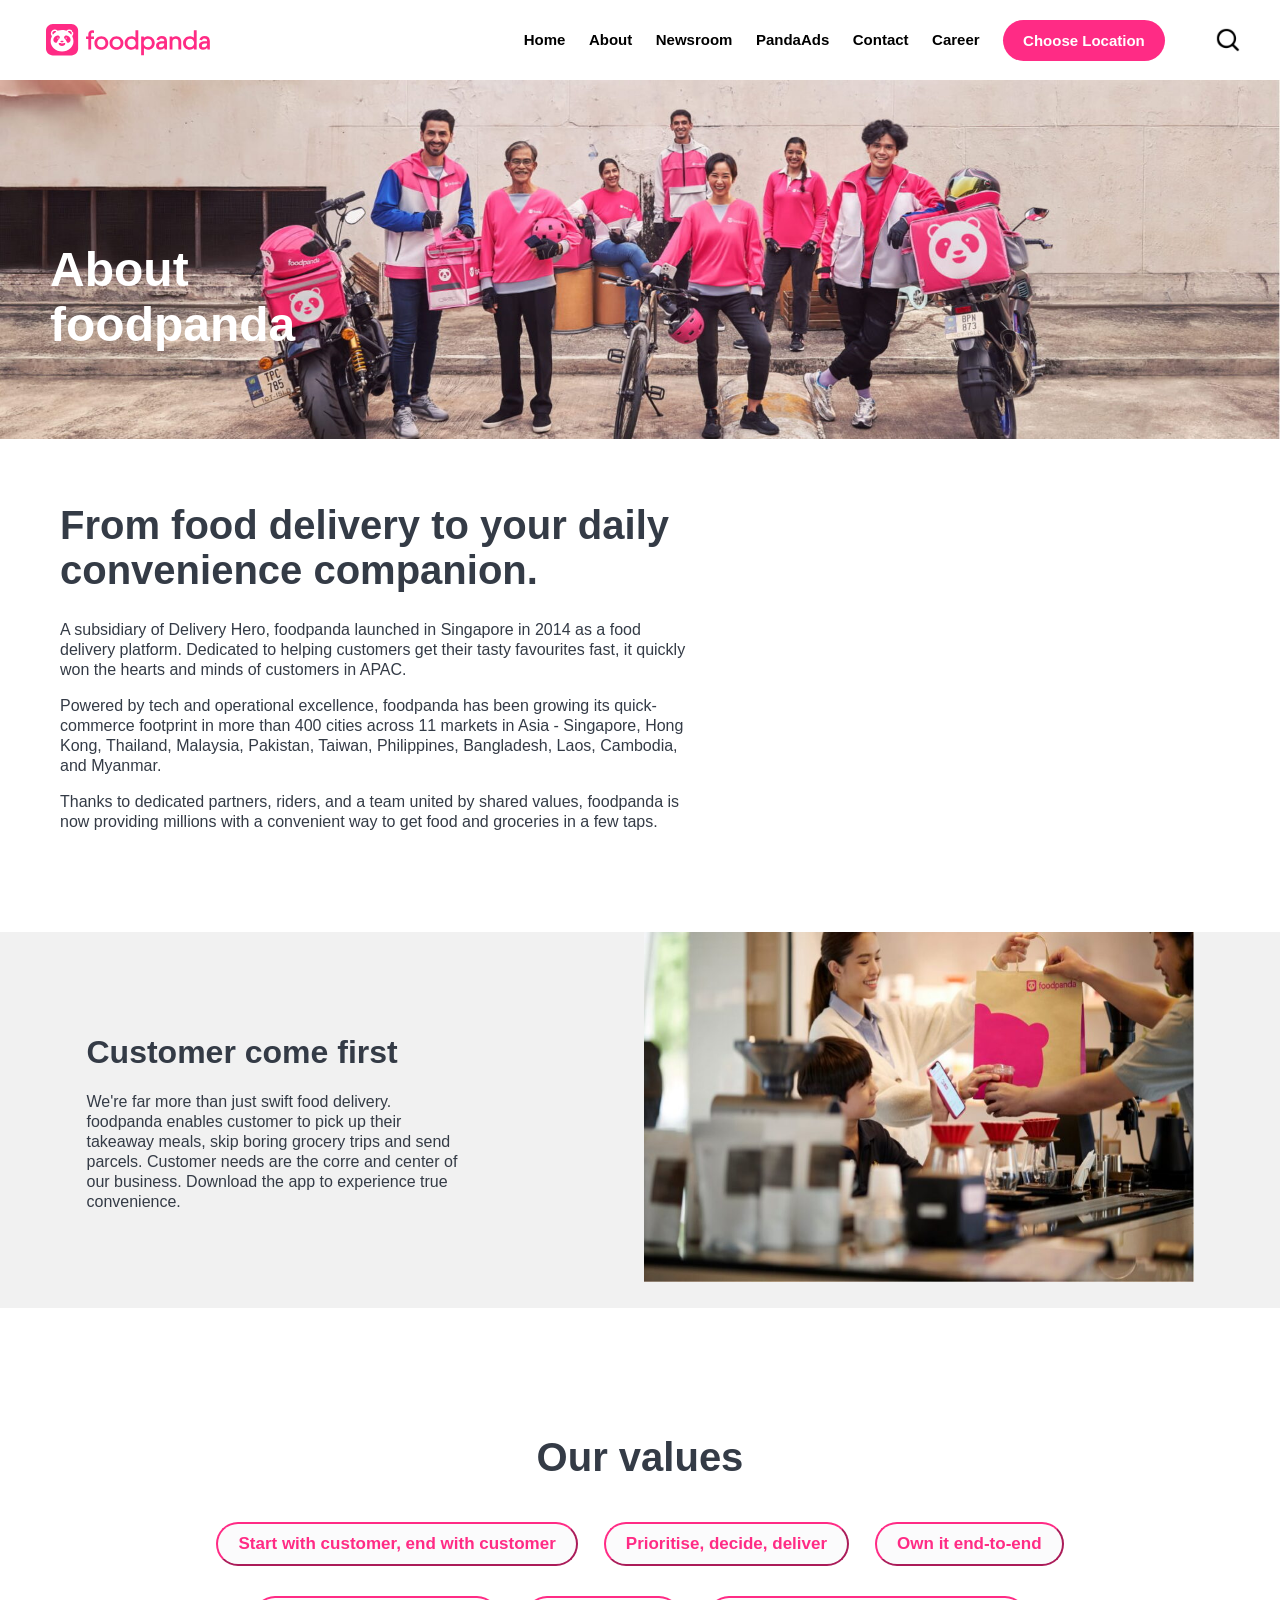
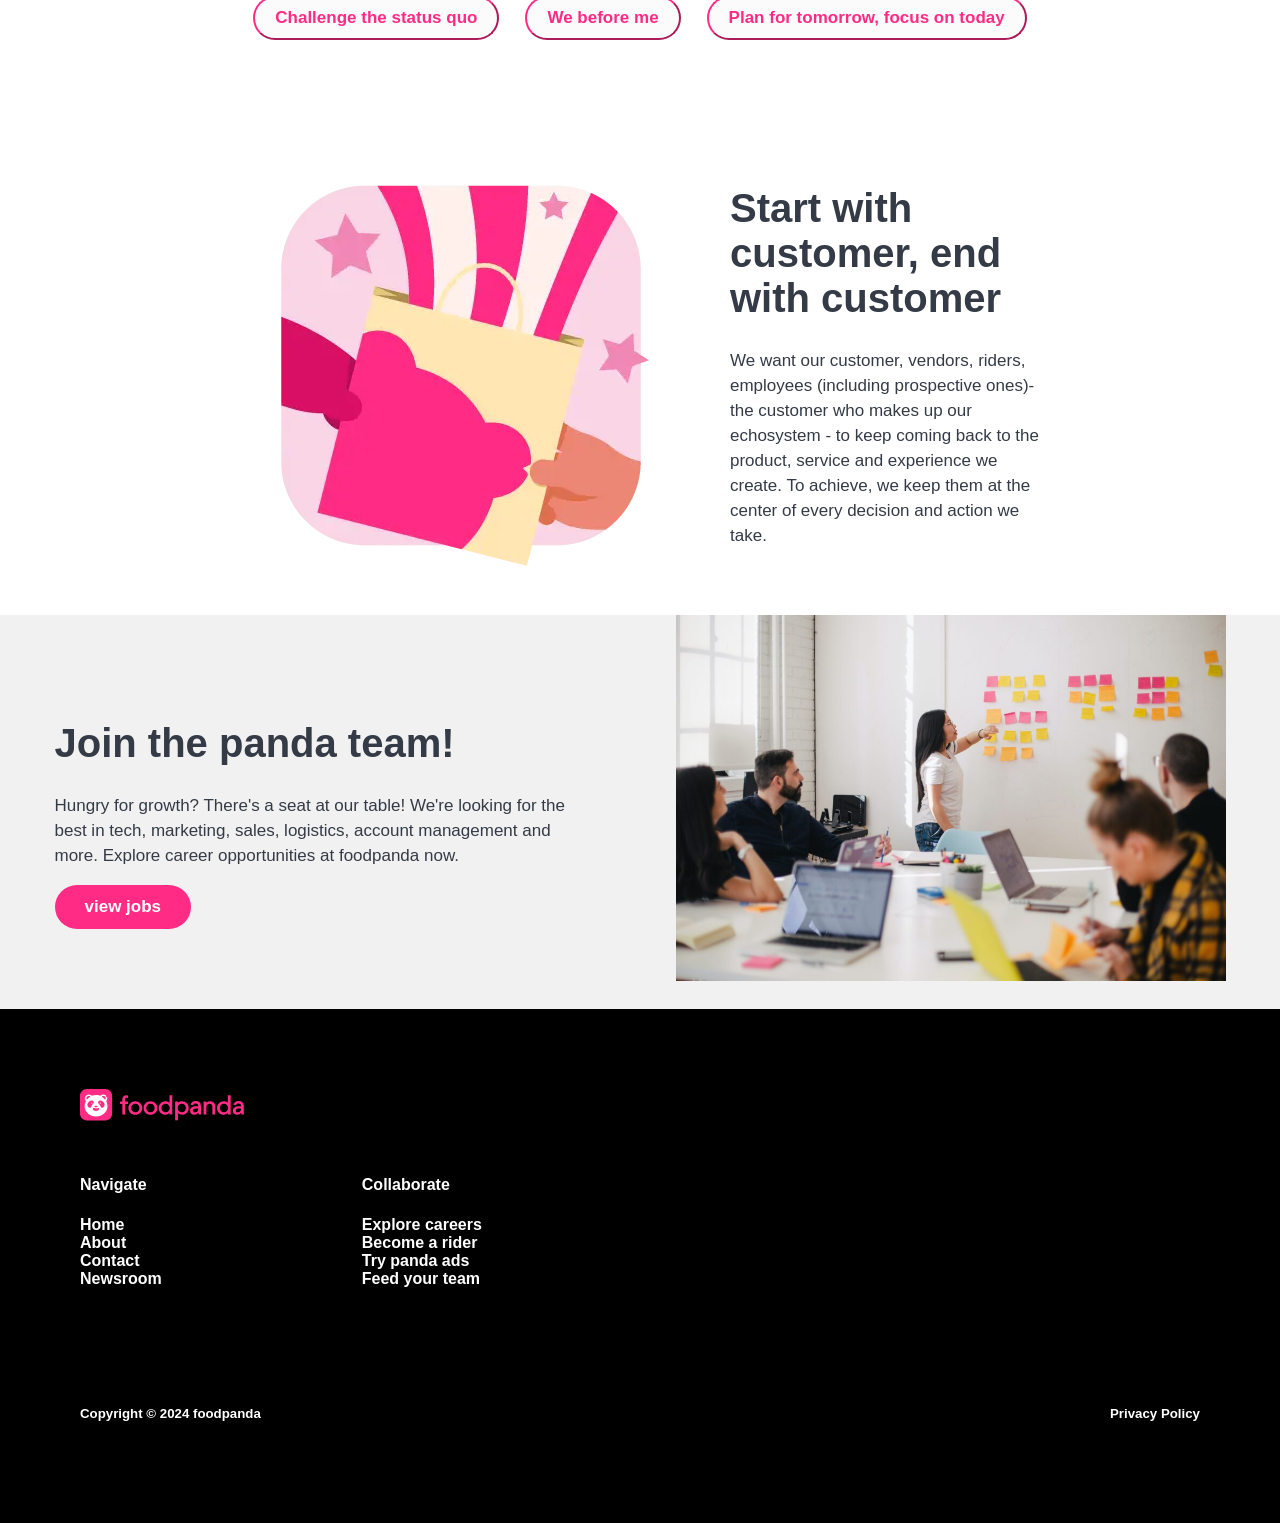
<file: Food Panda/index.html>
<!DOCTYPE html>
<html lang="en">

<head>
    <meta charset="UTF-8">
    <meta name="viewport" content="width=device-width, initial-scale=1.0">
    <title>About |foodpanda |food and more, delivered</title>
    <link rel="stylesheet" href="./style.css">
</head>

<body>
    <div class="navbar">
        <div class="logo">
            <img src="./img/foodpanda_logo_2023.svg" alt="Logo">
        </div>

        <div class="menu-bar">
            <p><a>Home</a></p>
            <p><a>About</a></p>
            <p><a>Newsroom</a></p>
            <p><a>PandaAds</a></p>
            <p><a>Contact</a></p>
            <p><a>Career</a></p>

            <div class="loc-search">
                <button>Choose Location</button>
            </div>
            <img src="./img/searchicon.jpg" alt="search" height="80px">
        </div>
    </div>
    </div>

    <div class="about-head">
        <div class="about-head-img">
            <img src="./img/about-foodpanda-1920x539.jpeg" alt="About Foodpanda" width="100%">
        </div>
        <div class="about-head-text">
            <h1>About <br>foodpanda</h1>
        </div>
    </div>

    <div class="main-content">
        <div class="main-content-text-head">
            <h1>From food delivery to your daily convenience companion.</h1>
        </div>
        <div class="main-content-text-paragraph">
            <p>A subsidiary of Delivery Hero, foodpanda launched in Singapore in 2014 as a food delivery platform.
                Dedicated to helping customers get their tasty favourites fast, it quickly won the hearts and minds of
                customers in APAC.</p>
            <p>Powered by tech and operational excellence, foodpanda has been growing its quick-commerce footprint in
                more than 400 cities across 11 markets in Asia - Singapore, Hong Kong, Thailand, Malaysia, Pakistan,
                Taiwan, Philippines, Bangladesh, Laos, Cambodia, and Myanmar.</p>
            <p>Thanks to dedicated partners, riders, and a team united by shared values, foodpanda is now providing
                millions with a convenient way to get food and groceries in a few taps.</p>
        </div>
    </div>

    <div class="customer-page">
        <div class="slide-one">
            <div class="customer-page-text">
                <h1>Customer come first</h1>
                <div class="customer-page-text-content">
                    <p>We're far more than just swift food delivery. foodpanda enables customer to pick up their
                        takeaway meals, skip boring grocery trips and send parcels. Customer needs are the corre and
                        center of our business. Download the app to experience true convenience.</p>
                </div>
            </div>
            <div class="customer-page-img">
                <img src="img/fp-about-2-900x506.jpg" height="350px" width="550px">
            </div>
        </div>

    </div>

    <div class="button-values">
        <div class="button-heading">
            <h1>Our values</h1>
        </div>
        <div class="button-list">
            <div class="button-list-one">
                <button>Start with customer, end with customer</button>
                <button>Prioritise, decide, deliver</button>
                <button>Own it end-to-end</button>
            </div>
            <div class="button-list-two">
                <button>Challenge the status quo</button>
                <button>We before me</button>
                <button>Plan for tomorrow, focus on today</button>
            </div>
        </div>
    </div>
    <div class="sub-content">
        <div class="sub-content-img">
            <img src="./img/01_start-with-customer-end-with-customer_500x500 (1).webp" alt="img">
        </div>
        <div class="sub-content-text">
            <h1>Start with customer, end with customer</h1>
            <p>We want our customer, vendors, riders, employees (including prospective ones)- the customer who makes up
                our echosystem - to keep coming back to the product, service and experience we create. To achieve, we
                keep them at the center of every decision and action we take.</p>
        </div>
    </div>
    </div>
    <div class="job-slide">
        <div class="job-slide-text">
            <h1>Join the panda team!</h1>
            <p>Hungry for growth? There's a seat at our table! We're looking for the best in tech, marketing, sales,
                logistics, account management and more. Explore career opportunities at foodpanda now.</p>
            <button>view jobs</button>
        </div>
        <div class="job-slide-img">
            <img src="./img/jason-goodman-Oalh2MojUuk-unsplash-1024x683.jpg" alt="img" width="550px">
        </div>
    </div>
    <div class="footer">
        <div class="footer-logo">
            <img src="./img/foodpanda_logo_2023.svg" alt="logo">
        </div>
        <div class="footer-menu">
            <div class="footer-navigate">
                <h4>Navigate</h4>
                <p>Home <br>About <br>Contact <br>Newsroom</p>
            </div>
            <div class="footer-collaborate">
                <h4>Collaborate</h4>
                <p>Explore careers <br>Become a rider <br>Try panda ads <br>Feed your team</p>
            </div>
        </div>
        <div class="footer-copyrights">
            <h5>Copyright © 2024 foodpanda</h5>
            <h5>Privacy Policy</h5>
        </div>
    </div>
</body>

</html>
</file>
<file: Food Panda/style.css>
body {
     padding: 0%;
     margin: 0%;
     font-family: sans-serif;
     color: #343b46;
     font-weight: bold;
 }

 .navbar {
     display: flex;
     width: 100vw;
     justify-content: space-between;
     align-items: center;
 }

 .logo {
     display: flex;
     width: 20%;
     justify-content: center;
 }

 .menu-bar {
     display: flex;
     justify-content: space-around;
     align-items: center;
     width: 60%;
     cursor: pointer;
 }

 .menu-bar p a {
     text-decoration: none;
     color: black;
     font-size: 15px;
     font-family: sans-serif;
     font-weight: bold;
 }

 .loc-search button {
     display: flex;
     padding: 12px 20px;
     background-color: #ff2b85;
     border-radius: 25px;
     color: white;
     font-weight: bold;
     font-size: 15px;
     border-style: none;
     cursor: pointer;
 }

 .about-head {
     position: relative;
 }

 .about-head-text {
     position: absolute;
     top: 130px;
     color: white;
     font-size: x-large;
     margin-left: 50px;
 }

 .main-content {
     width: 50%; 
     margin: 60px;
 }

 .main-content-text-head {
     font-weight: bold;
     font-size: 20px;
 }

 .main-content-text-paragraph {
     line-height: 20px;
     font-weight: lighter;
 }

 .customer-page {
     margin: 100px 0px;
     background-color: rgb(241, 241, 241);
 }

 .slide-one {
     display: flex;
     justify-content: space-around;
 }

 

 .customer-page-text {
     width: 30%;
     margin: 80px 0px;
 }

 .customer-page-text-content {
     line-height: 20px;
     font-weight: lighter;
 }

 .button-values {
     margin: 60px 0px;
 }

 .button-heading {
     display: flex;
     justify-content: center;
     font-weight: bold;
     font-size: 20px;
 }

 .button-list button {
     color: #ff2b85;
     border-color: #ff2b85;
     padding: 10px 20px;
     font-weight: bold;
     font-size: 17px;
     margin: 15px 13px;
     border-radius: 25px;
     background-color: rgb(251, 251, 252);
 }

 .button-list-one {
     display: flex;
     justify-content: center;
 }

 .button-list-two {
     display: flex;
     justify-content: center;
 }
 .sub-content {
     display: flex;
     justify-content: center;
 }

 .sub-content-img {
     display: flex;
 }

 .sub-content-text {
     width: 25%;
     margin: 45px 20px;
 }

 .sub-content-text h1 {
     font-size: 40px;
 }

 .sub-content-text p {
     line-height: 25px;
     font-weight: lighter;
     font-size: 17px;
 }

 .job-slide {
     display: flex;
     justify-content: space-around;
     background-color: rgb(241, 241, 241);
 }

 .job-slide-text {
     width: 40%;
     margin: 80px 0px;
 }

 .job-slide-text h1 {
     font-size: 40px;
 }

 .job-slide-text p {
     font-weight: lighter;
     line-height: 25px;
     font-size: 17px;
 }

 .job-slide-text button {
     display: flex;
     padding: 12px 30px;
     background-color: #ff2b85;
     border-radius: 25px;
     color: white;
     font-weight: bold;
     font-size: 17px;
     border-style: none;
 }

 .footer {
     background-color: black;
     color: white;
     padding: 80px;
 }

 .footer-menu {
     display: flex;
 }

 .footer-navigate {
     margin: 30px 100px 30px 0
 }

 .footer-collaborate {
     margin: 30px 80px 30px 100px;
 }
 .footer-copyrights
 {
    display: flex;
    justify-content: space-between;
    margin-top: 50px;
 }
</file>
